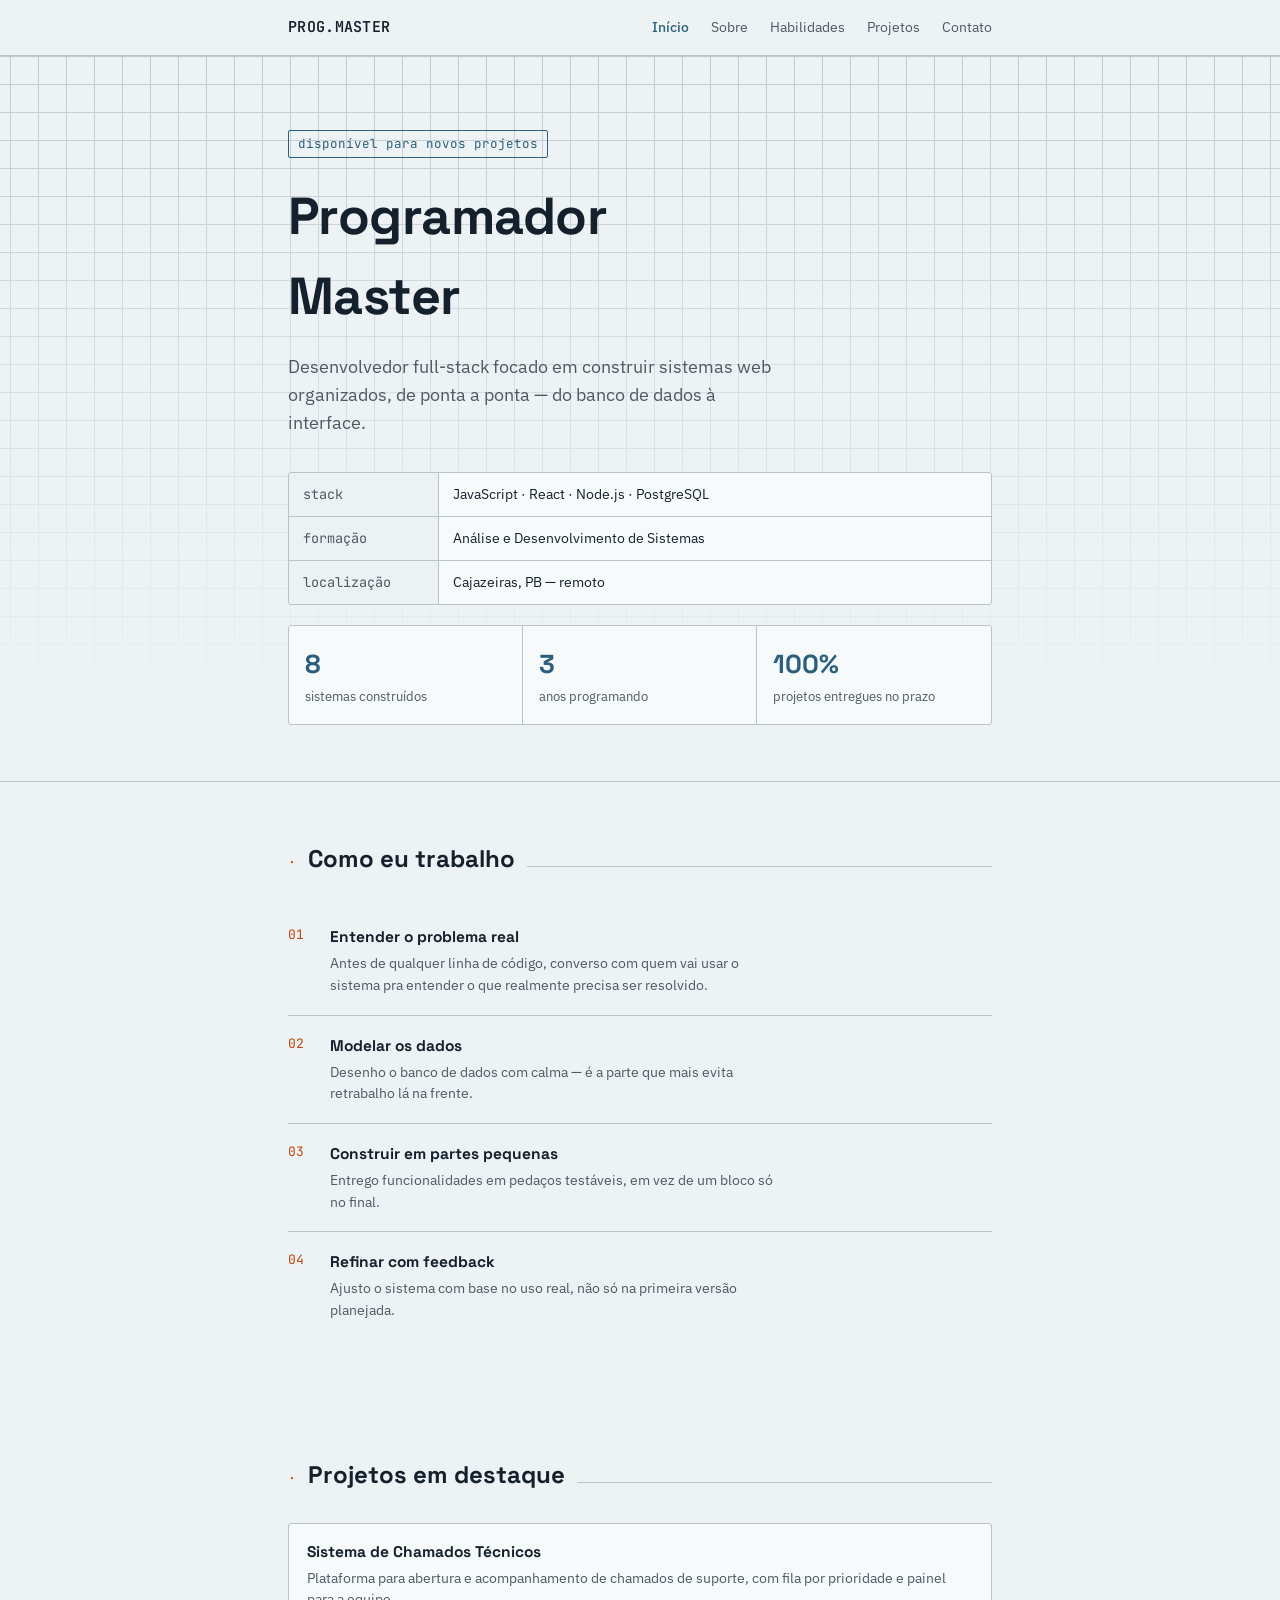
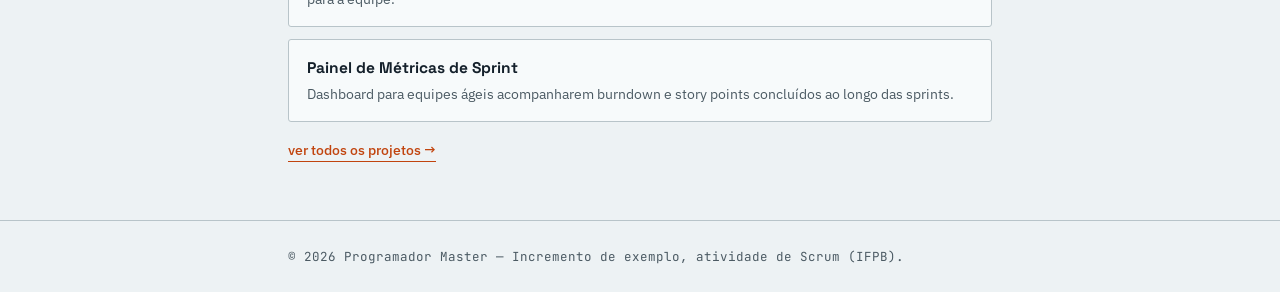
<file: index.html>
<!DOCTYPE html>
<html lang="pt-BR">
<head>
<meta charset="UTF-8">
<meta name="viewport" content="width=device-width, initial-scale=1.0">
<title>Programador Master — Desenvolvedor Full-Stack</title>
<link rel="preconnect" href="https://fonts.googleapis.com">
<link href="https://fonts.googleapis.com/css2?family=Space+Grotesk:wght@400;500;600;700&family=IBM+Plex+Sans:wght@400;500;600&family=JetBrains+Mono:wght@400;500&display=swap" rel="stylesheet">
<link rel="stylesheet" href="css/base.css">
<link rel="stylesheet" href="css/home.css">
</head>
<body>

<nav>
  <div class="wrap">
    <div class="brand mono">PROG.MASTER</div>
    <div class="navlinks">
      <a href="./index.html" class="active">Início</a>
      <a href="html/sobre.html">Sobre</a>
      <a href="html/habilidades.html">Habilidades</a>
      <a href="html/projetos.html">Projetos</a>
      <a href="html/contato.html">Contato</a>
    </div>
  </div>
</nav>

<header class="hero">
  <div class="wrap hero-inner">
    <span class="role-tag">disponível para novos projetos</span>
    <h1 class="name">Programador Master</h1>
    <p class="tagline">Desenvolvedor full-stack focado em construir sistemas web organizados, de ponta a ponta — do banco de dados à interface.</p>

    <div class="spec-sheet">
      <div class="spec-row">
        <div class="spec-key">stack</div>
        <div class="spec-val">JavaScript · React · Node.js · PostgreSQL</div>
      </div>
      <div class="spec-row">
        <div class="spec-key">formação</div>
        <div class="spec-val">Análise e Desenvolvimento de Sistemas</div>
      </div>
      <div class="spec-row">
        <div class="spec-key">localização</div>
        <div class="spec-val">Cajazeiras, PB — remoto</div>
      </div>
    </div>

    <div class="stats-bar">
      <div class="stat-item">
        <div class="stat-num">8</div>
        <div class="stat-label">sistemas construídos</div>
      </div>
      <div class="stat-item">
        <div class="stat-num">3</div>
        <div class="stat-label">anos programando</div>
      </div>
      <div class="stat-item">
        <div class="stat-num">100%</div>
        <div class="stat-label">projetos entregues no prazo</div>
      </div>
    </div>
  </div>
</header>

<section id="processo">
  <div class="wrap">
    <div class="section-head">
      <span class="section-num mono">·</span>
      <h2>Como eu trabalho</h2>
      <div class="rule"></div>
    </div>
    <div class="process">
      <div class="process-step">
        <span class="step-num mono">01</span>
        <div>
          <h3>Entender o problema real</h3>
          <p>Antes de qualquer linha de código, converso com quem vai usar o sistema pra entender o que realmente precisa ser resolvido.</p>
        </div>
      </div>
      <div class="process-step">
        <span class="step-num mono">02</span>
        <div>
          <h3>Modelar os dados</h3>
          <p>Desenho o banco de dados com calma — é a parte que mais evita retrabalho lá na frente.</p>
        </div>
      </div>
      <div class="process-step">
        <span class="step-num mono">03</span>
        <div>
          <h3>Construir em partes pequenas</h3>
          <p>Entrego funcionalidades em pedaços testáveis, em vez de um bloco só no final.</p>
        </div>
      </div>
      <div class="process-step">
        <span class="step-num mono">04</span>
        <div>
          <h3>Refinar com feedback</h3>
          <p>Ajusto o sistema com base no uso real, não só na primeira versão planejada.</p>
        </div>
      </div>
    </div>
  </div>
</section>

<section id="destaques">
  <div class="wrap">
    <div class="section-head">
      <span class="section-num mono">·</span>
      <h2>Projetos em destaque</h2>
      <div class="rule"></div>
    </div>

    <div class="mini-project">
      <h3>Sistema de Chamados Técnicos</h3>
      <p>Plataforma para abertura e acompanhamento de chamados de suporte, com fila por prioridade e painel para a equipe.</p>
    </div>
    <div class="mini-project">
      <h3>Painel de Métricas de Sprint</h3>
      <p>Dashboard para equipes ágeis acompanharem burndown e story points concluídos ao longo das sprints.</p>
    </div>

    <a class="section-footer-link" href="html/projetos.html">ver todos os projetos →</a>
  </div>
</section>

<footer>
  <div class="wrap">© 2026 Programador Master — Incremento de exemplo, atividade de Scrum (IFPB).</div>
</footer>

</body>
</html>
</file>
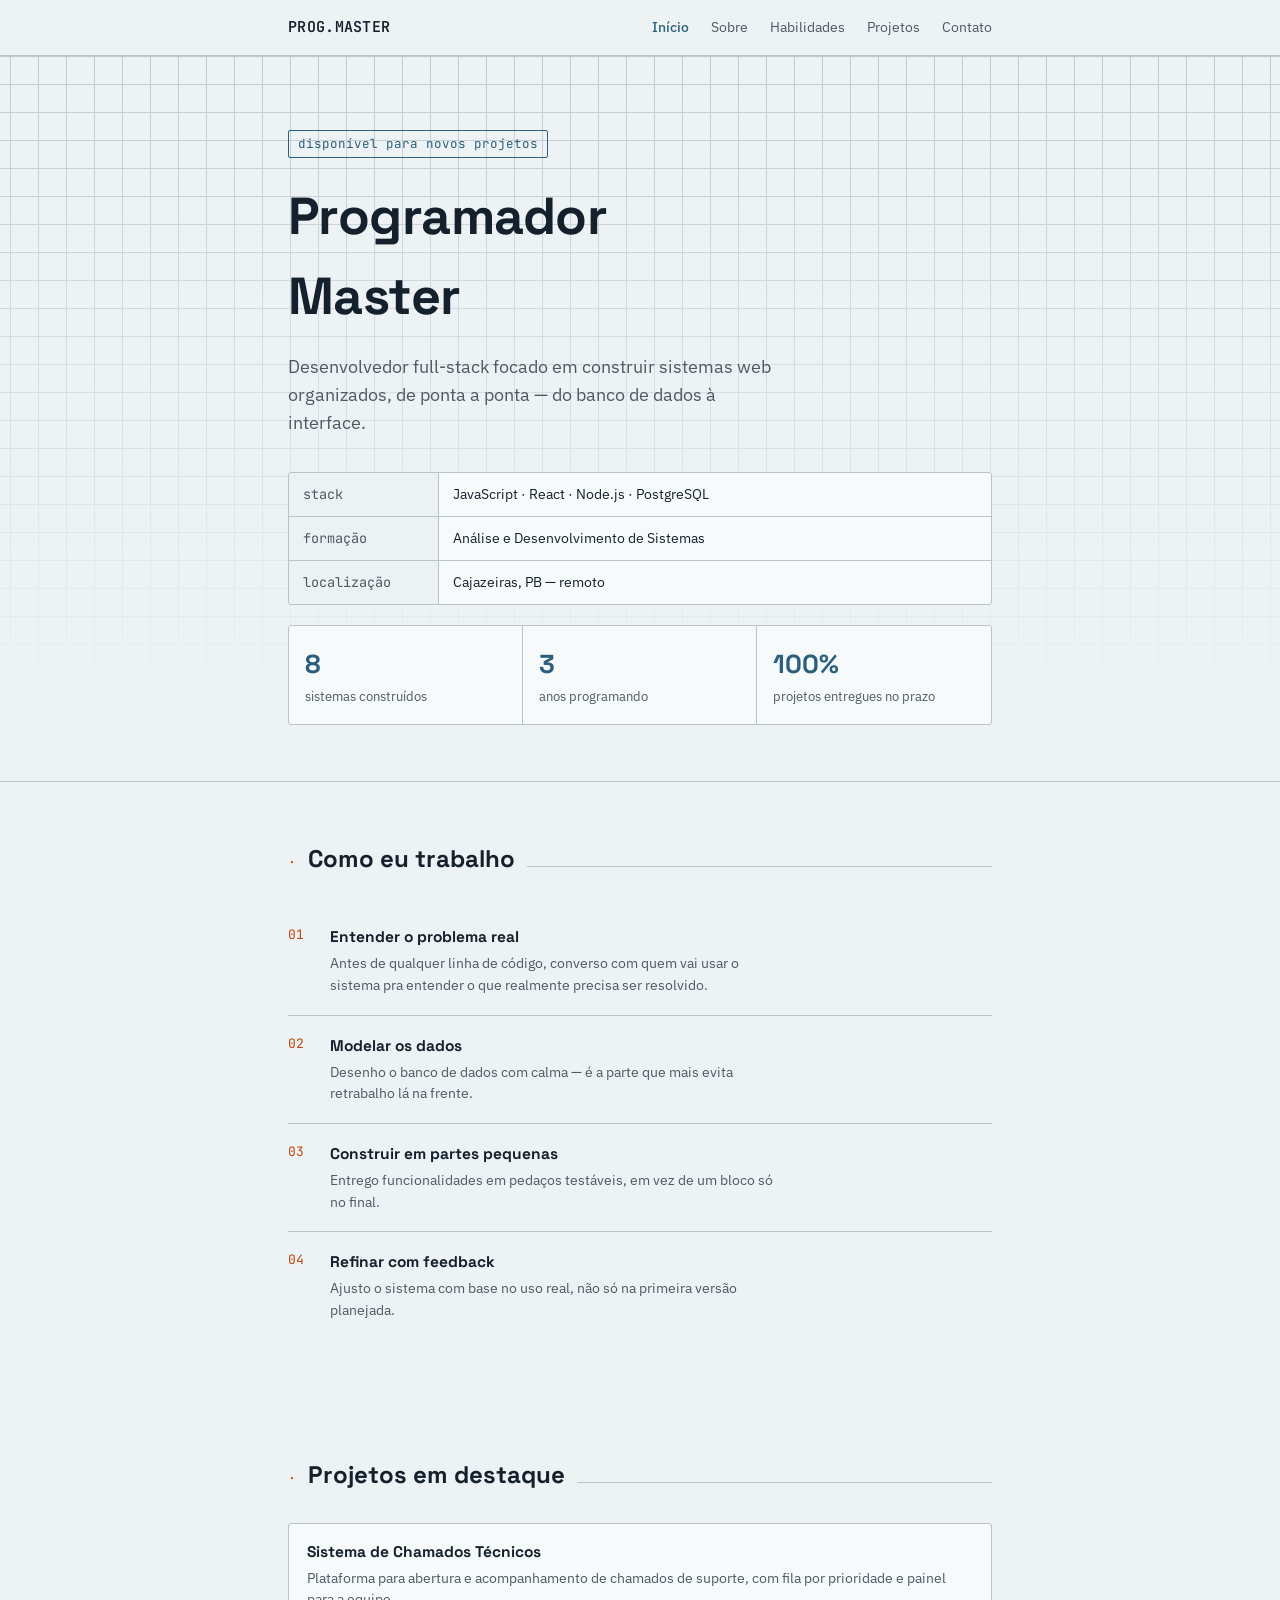
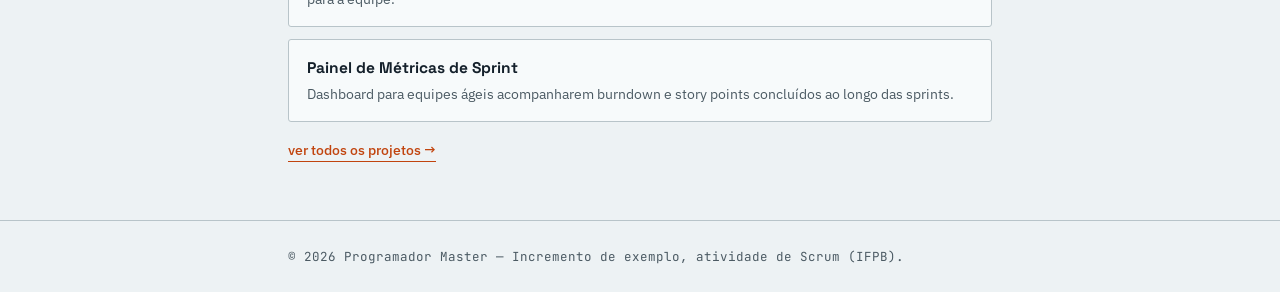
<file: html/index.html>
<!DOCTYPE html>
<html lang="pt-BR">
<head>
<meta charset="UTF-8">
<meta name="viewport" content="width=device-width, initial-scale=1.0">
<title>Programador Master — Desenvolvedor Full-Stack</title>
<link rel="preconnect" href="https://fonts.googleapis.com">
<link href="https://fonts.googleapis.com/css2?family=Space+Grotesk:wght@400;500;600;700&family=IBM+Plex+Sans:wght@400;500;600&family=JetBrains+Mono:wght@400;500&display=swap" rel="stylesheet">
<link rel="stylesheet" href="../css/base.css">
<link rel="stylesheet" href="../css/home.css">
</head>
<body>

<nav>
  <div class="wrap">
    <div class="brand mono">PROG.MASTER</div>
    <div class="navlinks">
      <a href="./index.html" class="active">Início</a>
      <a href="./sobre.html">Sobre</a>
      <a href="./habilidades.html">Habilidades</a>
      <a href="./projetos.html">Projetos</a>
      <a href="./contato.html">Contato</a>
    </div>
  </div>
</nav>

<header class="hero">
  <div class="wrap hero-inner">
    <span class="role-tag">disponível para novos projetos</span>
    <h1 class="name">Programador Master</h1>
    <p class="tagline">Desenvolvedor full-stack focado em construir sistemas web organizados, de ponta a ponta — do banco de dados à interface.</p>

    <div class="spec-sheet">
      <div class="spec-row">
        <div class="spec-key">stack</div>
        <div class="spec-val">JavaScript · React · Node.js · PostgreSQL</div>
      </div>
      <div class="spec-row">
        <div class="spec-key">formação</div>
        <div class="spec-val">Análise e Desenvolvimento de Sistemas</div>
      </div>
      <div class="spec-row">
        <div class="spec-key">localização</div>
        <div class="spec-val">Cajazeiras, PB — remoto</div>
      </div>
    </div>

    <div class="stats-bar">
      <div class="stat-item">
        <div class="stat-num">8</div>
        <div class="stat-label">sistemas construídos</div>
      </div>
      <div class="stat-item">
        <div class="stat-num">3</div>
        <div class="stat-label">anos programando</div>
      </div>
      <div class="stat-item">
        <div class="stat-num">100%</div>
        <div class="stat-label">projetos entregues no prazo</div>
      </div>
    </div>
  </div>
</header>

<section id="processo">
  <div class="wrap">
    <div class="section-head">
      <span class="section-num mono">·</span>
      <h2>Como eu trabalho</h2>
      <div class="rule"></div>
    </div>
    <div class="process">
      <div class="process-step">
        <span class="step-num mono">01</span>
        <div>
          <h3>Entender o problema real</h3>
          <p>Antes de qualquer linha de código, converso com quem vai usar o sistema pra entender o que realmente precisa ser resolvido.</p>
        </div>
      </div>
      <div class="process-step">
        <span class="step-num mono">02</span>
        <div>
          <h3>Modelar os dados</h3>
          <p>Desenho o banco de dados com calma — é a parte que mais evita retrabalho lá na frente.</p>
        </div>
      </div>
      <div class="process-step">
        <span class="step-num mono">03</span>
        <div>
          <h3>Construir em partes pequenas</h3>
          <p>Entrego funcionalidades em pedaços testáveis, em vez de um bloco só no final.</p>
        </div>
      </div>
      <div class="process-step">
        <span class="step-num mono">04</span>
        <div>
          <h3>Refinar com feedback</h3>
          <p>Ajusto o sistema com base no uso real, não só na primeira versão planejada.</p>
        </div>
      </div>
    </div>
  </div>
</section>

<section id="destaques">
  <div class="wrap">
    <div class="section-head">
      <span class="section-num mono">·</span>
      <h2>Projetos em destaque</h2>
      <div class="rule"></div>
    </div>

    <div class="mini-project">
      <h3>Sistema de Chamados Técnicos</h3>
      <p>Plataforma para abertura e acompanhamento de chamados de suporte, com fila por prioridade e painel para a equipe.</p>
    </div>
    <div class="mini-project">
      <h3>Painel de Métricas de Sprint</h3>
      <p>Dashboard para equipes ágeis acompanharem burndown e story points concluídos ao longo das sprints.</p>
    </div>

    <a class="section-footer-link" href="./projetos.html">ver todos os projetos →</a>
  </div>
</section>

<footer>
  <div class="wrap">© 2026 Programador Master — Incremento de exemplo, atividade de Scrum (IFPB).</div>
</footer>

</body>
</html>
</file>
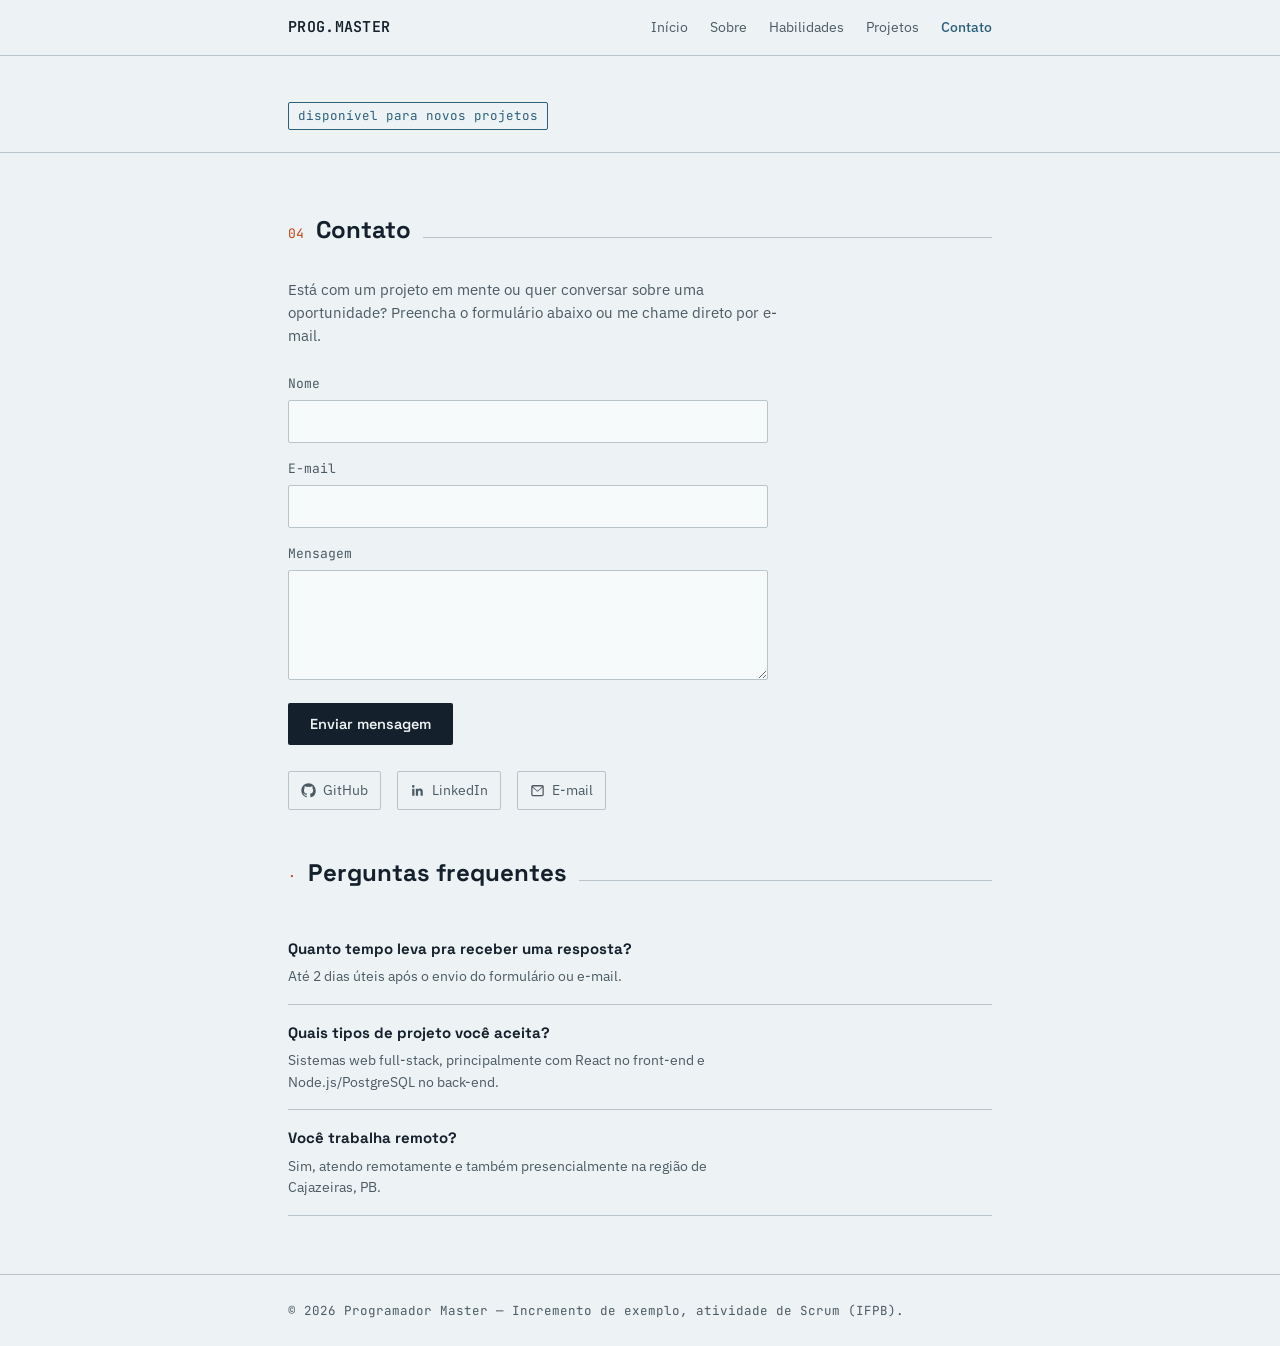
<file: html/contato.html>
<!DOCTYPE html>
<html lang="pt-BR">
<head>
<meta charset="UTF-8">
<meta name="viewport" content="width=device-width, initial-scale=1.0">
<title>Contato — Programador Master</title>
<link rel="preconnect" href="https://fonts.googleapis.com">
<link href="https://fonts.googleapis.com/css2?family=Space+Grotesk:wght@400;500;600;700&family=IBM+Plex+Sans:wght@400;500;600&family=JetBrains+Mono:wght@400;500&display=swap" rel="stylesheet">
<link rel="stylesheet" href="../css/base.css">
<link rel="stylesheet" href="../css/contato.css">
</head>
<body>

<nav>
  <div class="wrap">
    <div class="brand mono">PROG.MASTER</div>
    <div class="navlinks">
      <a href="../index.html">Início</a>
      <a href="sobre.html">Sobre</a>
      <a href="habilidades.html">Habilidades</a>
      <a href="projetos.html">Projetos</a>
      <a href="contato.html" class="active">Contato</a>
    </div>
  </div>
</nav>

<div class="page-title">
  <div class="wrap">
    <span class="role-tag">disponível para novos projetos</span>
  </div>
</div>

<section id="contato">
  <div class="wrap">
    <div class="section-head">
      <span class="section-num mono">04</span>
      <h2>Contato</h2>
      <div class="rule"></div>
    </div>
    <p style="color:var(--graphite); font-size:15px; max-width:56ch; margin-bottom:26px;">Está com um projeto em mente ou quer conversar sobre uma oportunidade? Preencha o formulário abaixo ou me chame direto por e-mail.</p>

    <form id="contact-form">
      <div class="field">
        <label for="name">Nome</label>
        <input type="text" id="name" name="name" required>
      </div>
      <div class="field">
        <label for="email">E-mail</label>
        <input type="email" id="email" name="email" required>
      </div>
      <div class="field">
        <label for="message">Mensagem</label>
        <textarea id="message" name="message" required></textarea>
      </div>
      <button type="submit">Enviar mensagem</button>
      <div id="form-msg"></div>
    </form>

    <div class="socials">
      <a href="#" target="_blank" rel="noopener">
        <svg viewBox="0 0 24 24" fill="currentColor"><path d="M12 .5C5.73.5.5 5.73.5 12c0 5.08 3.29 9.39 7.86 10.91.57.1.78-.25.78-.55v-1.94c-3.2.7-3.88-1.54-3.88-1.54-.52-1.33-1.28-1.68-1.28-1.68-1.05-.72.08-.7.08-.7 1.16.08 1.77 1.19 1.77 1.19 1.03 1.77 2.7 1.26 3.36.96.1-.75.4-1.26.73-1.55-2.55-.29-5.23-1.28-5.23-5.68 0-1.25.45-2.28 1.19-3.08-.12-.29-.52-1.46.11-3.04 0 0 .97-.31 3.18 1.18a11 11 0 0 1 5.79 0c2.2-1.49 3.17-1.18 3.17-1.18.64 1.58.24 2.75.12 3.04.74.8 1.18 1.83 1.18 3.08 0 4.41-2.69 5.38-5.25 5.67.41.36.78 1.06.78 2.14v3.17c0 .3.2.66.79.55A10.51 10.51 0 0 0 23.5 12c0-6.27-5.23-11.5-11.5-11.5z"/></svg>
        GitHub
      </a>
      <a href="#" target="_blank" rel="noopener">
        <svg viewBox="0 0 24 24" fill="currentColor"><path d="M20.45 20.45h-3.56v-5.57c0-1.33-.02-3.04-1.85-3.04-1.86 0-2.14 1.45-2.14 2.94v5.67H9.34V9h3.41v1.56h.05c.48-.9 1.63-1.85 3.36-1.85 3.6 0 4.27 2.37 4.27 5.45zM5.34 7.43a2.07 2.07 0 1 1 0-4.13 2.07 2.07 0 0 1 0 4.13zM7.12 20.45H3.56V9h3.56z"/></svg>
        LinkedIn
      </a>
      <a href="mailto:programador.master@exemplo.dev">
        <svg viewBox="0 0 24 24" fill="currentColor"><path d="M2 5.5A2.5 2.5 0 0 1 4.5 3h15A2.5 2.5 0 0 1 22 5.5v13a2.5 2.5 0 0 1-2.5 2.5h-15A2.5 2.5 0 0 1 2 18.5zm2.2.2 7.8 6.5 7.8-6.5H4.2zM20 7.3l-8 6.66L4 7.3V18.5c0 .28.22.5.5.5h15c.28 0 .5-.22.5-.5z"/></svg>
        E-mail
      </a>
    </div>

    <div class="faq">
      <div class="section-head">
        <span class="section-num mono">·</span>
        <h2>Perguntas frequentes</h2>
        <div class="rule"></div>
      </div>
      <div class="faq-item">
        <h3>Quanto tempo leva pra receber uma resposta?</h3>
        <p>Até 2 dias úteis após o envio do formulário ou e-mail.</p>
      </div>
      <div class="faq-item">
        <h3>Quais tipos de projeto você aceita?</h3>
        <p>Sistemas web full-stack, principalmente com React no front-end e Node.js/PostgreSQL no back-end.</p>
      </div>
      <div class="faq-item">
        <h3>Você trabalha remoto?</h3>
        <p>Sim, atendo remotamente e também presencialmente na região de Cajazeiras, PB.</p>
      </div>
    </div>
  </div>
</section>

<footer>
  <div class="wrap">© 2026 Programador Master — Incremento de exemplo, atividade de Scrum (IFPB).</div>
</footer>

<script src="../js/script.js"></script>

</body>
</html>
</file>
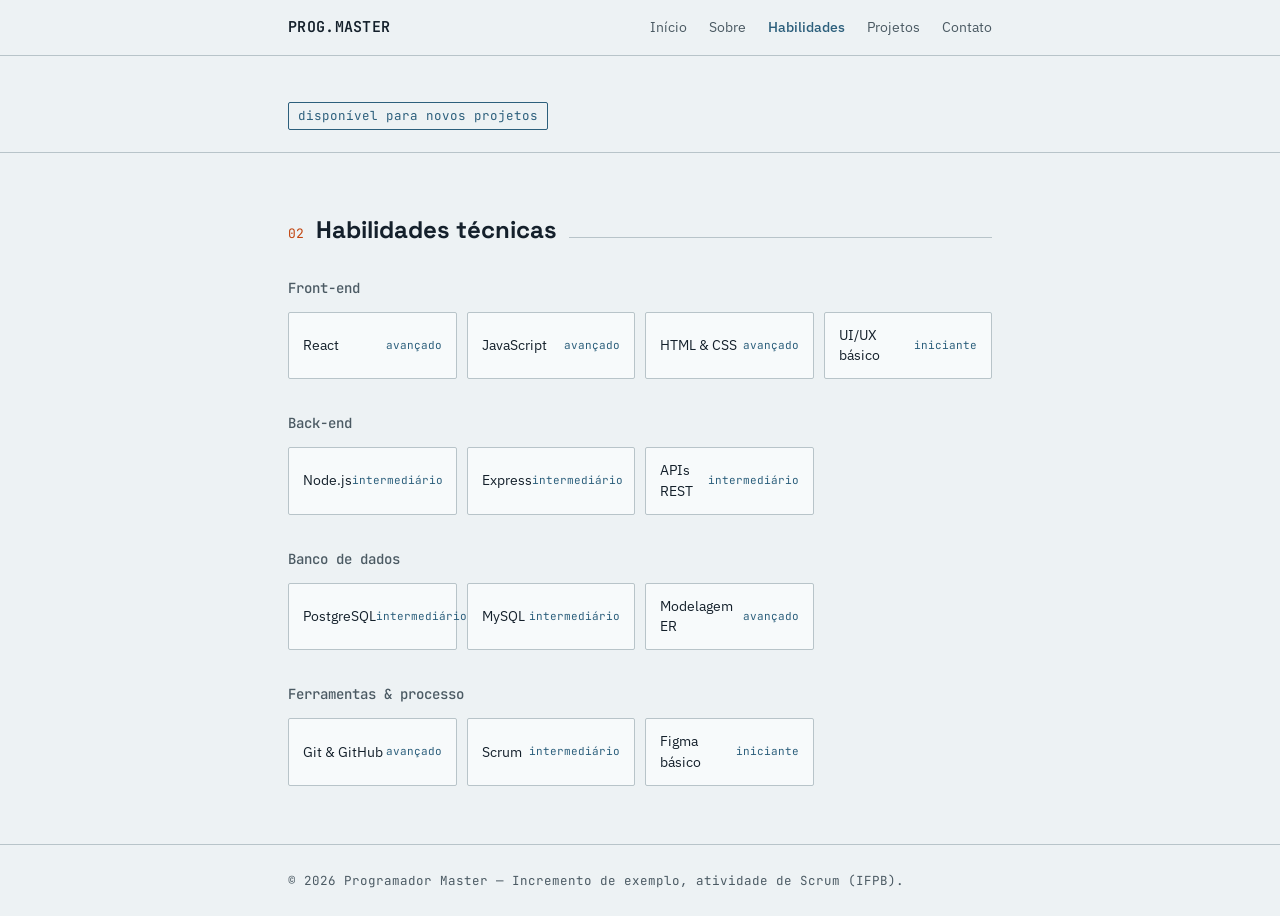
<file: html/habilidades.html>
<!DOCTYPE html>
<html lang="pt-BR">
<head>
<meta charset="UTF-8">
<meta name="viewport" content="width=device-width, initial-scale=1.0">
<title>Habilidades — Programador Master</title>
<link rel="preconnect" href="https://fonts.googleapis.com">
<link href="https://fonts.googleapis.com/css2?family=Space+Grotesk:wght@400;500;600;700&family=IBM+Plex+Sans:wght@400;500;600&family=JetBrains+Mono:wght@400;500&display=swap" rel="stylesheet">
<link rel="stylesheet" href="../css/base.css">
<link rel="stylesheet" href="../css/habilidades.css">
</head>
<body>

<nav>
  <div class="wrap">
    <div class="brand mono">PROG.MASTER</div>
    <div class="navlinks">
      <a href="../index.html">Início</a>
      <a href="sobre.html">Sobre</a>
      <a href="habilidades.html" class="active">Habilidades</a>
      <a href="projetos.html">Projetos</a>
      <a href="contato.html">Contato</a>
    </div>
  </div>
</nav>

<div class="page-title">
  <div class="wrap">
    <span class="role-tag">disponível para novos projetos</span>
  </div>
</div>

<section id="habilidades">
  <div class="wrap">
    <div class="section-head">
      <span class="section-num mono">02</span>
      <h2>Habilidades técnicas</h2>
      <div class="rule"></div>
    </div>

    <div class="skill-category">
      <h3>Front-end</h3>
      <div class="stack-grid">
        <div class="stack-item">React <span class="lvl">avançado</span></div>
        <div class="stack-item">JavaScript <span class="lvl">avançado</span></div>
        <div class="stack-item">HTML &amp; CSS <span class="lvl">avançado</span></div>
        <div class="stack-item">UI/UX básico <span class="lvl">iniciante</span></div>
      </div>
    </div>

    <div class="skill-category">
      <h3>Back-end</h3>
      <div class="stack-grid">
        <div class="stack-item">Node.js <span class="lvl">intermediário</span></div>
        <div class="stack-item">Express <span class="lvl">intermediário</span></div>
        <div class="stack-item">APIs REST <span class="lvl">intermediário</span></div>
      </div>
    </div>

    <div class="skill-category">
      <h3>Banco de dados</h3>
      <div class="stack-grid">
        <div class="stack-item">PostgreSQL <span class="lvl">intermediário</span></div>
        <div class="stack-item">MySQL <span class="lvl">intermediário</span></div>
        <div class="stack-item">Modelagem ER <span class="lvl">avançado</span></div>
      </div>
    </div>

    <div class="skill-category">
      <h3>Ferramentas &amp; processo</h3>
      <div class="stack-grid">
        <div class="stack-item">Git &amp; GitHub <span class="lvl">avançado</span></div>
        <div class="stack-item">Scrum <span class="lvl">intermediário</span></div>
        <div class="stack-item">Figma básico <span class="lvl">iniciante</span></div>
      </div>
    </div>
  </div>
</section>

<footer>
  <div class="wrap">© 2026 Programador Master — Incremento de exemplo, atividade de Scrum (IFPB).</div>
</footer>

</body>
</html>
</file>
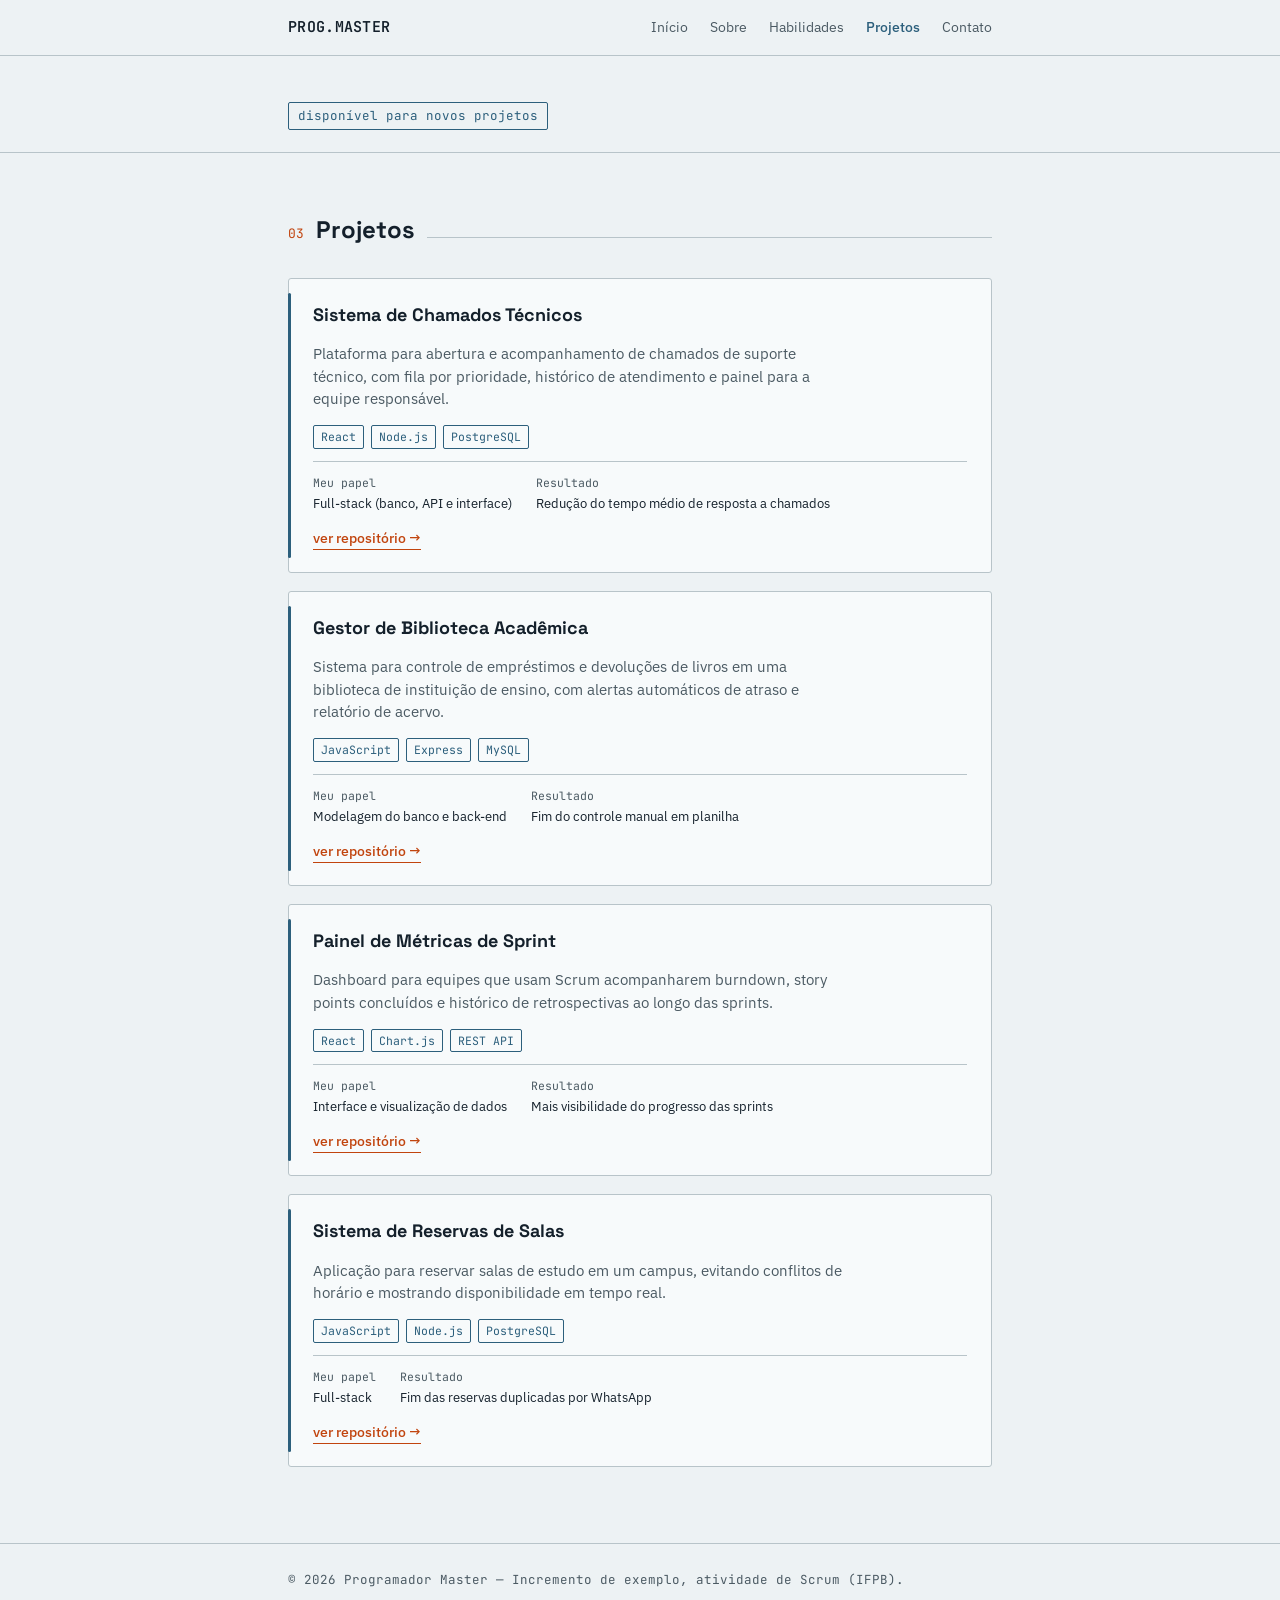
<file: html/projetos.html>
<!DOCTYPE html>
<html lang="pt-BR">
<head>
<meta charset="UTF-8">
<meta name="viewport" content="width=device-width, initial-scale=1.0">
<title>Projetos — Programador Master</title>
<link rel="preconnect" href="https://fonts.googleapis.com">
<link href="https://fonts.googleapis.com/css2?family=Space+Grotesk:wght@400;500;600;700&family=IBM+Plex+Sans:wght@400;500;600&family=JetBrains+Mono:wght@400;500&display=swap" rel="stylesheet">
<link rel="stylesheet" href="../css/base.css">
<link rel="stylesheet" href="../css/projetos.css">
</head>
<body>

<nav>
  <div class="wrap">
    <div class="brand mono">PROG.MASTER</div>
    <div class="navlinks">
      <a href="../index.html">Início</a>
      <a href="sobre.html">Sobre</a>
      <a href="habilidades.html">Habilidades</a>
      <a href="projetos.html" class="active">Projetos</a>
      <a href="contato.html">Contato</a>
    </div>
  </div>
</nav>

<div class="page-title">
  <div class="wrap">
    <span class="role-tag">disponível para novos projetos</span>
  </div>
</div>

<section id="projetos">
  <div class="wrap">
    <div class="section-head">
      <span class="section-num mono">03</span>
      <h2>Projetos</h2>
      <div class="rule"></div>
    </div>

    <div class="project">
      <h3>Sistema de Chamados Técnicos</h3>
      <p class="desc">Plataforma para abertura e acompanhamento de chamados de suporte técnico, com fila por prioridade, histórico de atendimento e painel para a equipe responsável.</p>
      <div class="tags">
        <span class="tag">React</span>
        <span class="tag">Node.js</span>
        <span class="tag">PostgreSQL</span>
      </div>
      <div class="project-meta">
        <div><span class="meta-label">Meu papel</span>Full-stack (banco, API e interface)</div>
        <div><span class="meta-label">Resultado</span>Redução do tempo médio de resposta a chamados</div>
      </div>
      <a class="project-link" href="#">ver repositório →</a>
    </div>

    <div class="project">
      <h3>Gestor de Biblioteca Acadêmica</h3>
      <p class="desc">Sistema para controle de empréstimos e devoluções de livros em uma biblioteca de instituição de ensino, com alertas automáticos de atraso e relatório de acervo.</p>
      <div class="tags">
        <span class="tag">JavaScript</span>
        <span class="tag">Express</span>
        <span class="tag">MySQL</span>
      </div>
      <div class="project-meta">
        <div><span class="meta-label">Meu papel</span>Modelagem do banco e back-end</div>
        <div><span class="meta-label">Resultado</span>Fim do controle manual em planilha</div>
      </div>
      <a class="project-link" href="#">ver repositório →</a>
    </div>

    <div class="project">
      <h3>Painel de Métricas de Sprint</h3>
      <p class="desc">Dashboard para equipes que usam Scrum acompanharem burndown, story points concluídos e histórico de retrospectivas ao longo das sprints.</p>
      <div class="tags">
        <span class="tag">React</span>
        <span class="tag">Chart.js</span>
        <span class="tag">REST API</span>
      </div>
      <div class="project-meta">
        <div><span class="meta-label">Meu papel</span>Interface e visualização de dados</div>
        <div><span class="meta-label">Resultado</span>Mais visibilidade do progresso das sprints</div>
      </div>
      <a class="project-link" href="#">ver repositório →</a>
    </div>

    <div class="project">
      <h3>Sistema de Reservas de Salas</h3>
      <p class="desc">Aplicação para reservar salas de estudo em um campus, evitando conflitos de horário e mostrando disponibilidade em tempo real.</p>
      <div class="tags">
        <span class="tag">JavaScript</span>
        <span class="tag">Node.js</span>
        <span class="tag">PostgreSQL</span>
      </div>
      <div class="project-meta">
        <div><span class="meta-label">Meu papel</span>Full-stack</div>
        <div><span class="meta-label">Resultado</span>Fim das reservas duplicadas por WhatsApp</div>
      </div>
      <a class="project-link" href="#">ver repositório →</a>
    </div>
  </div>
</section>

<footer>
  <div class="wrap">© 2026 Programador Master — Incremento de exemplo, atividade de Scrum (IFPB).</div>
</footer>

</body>
</html>
</file>
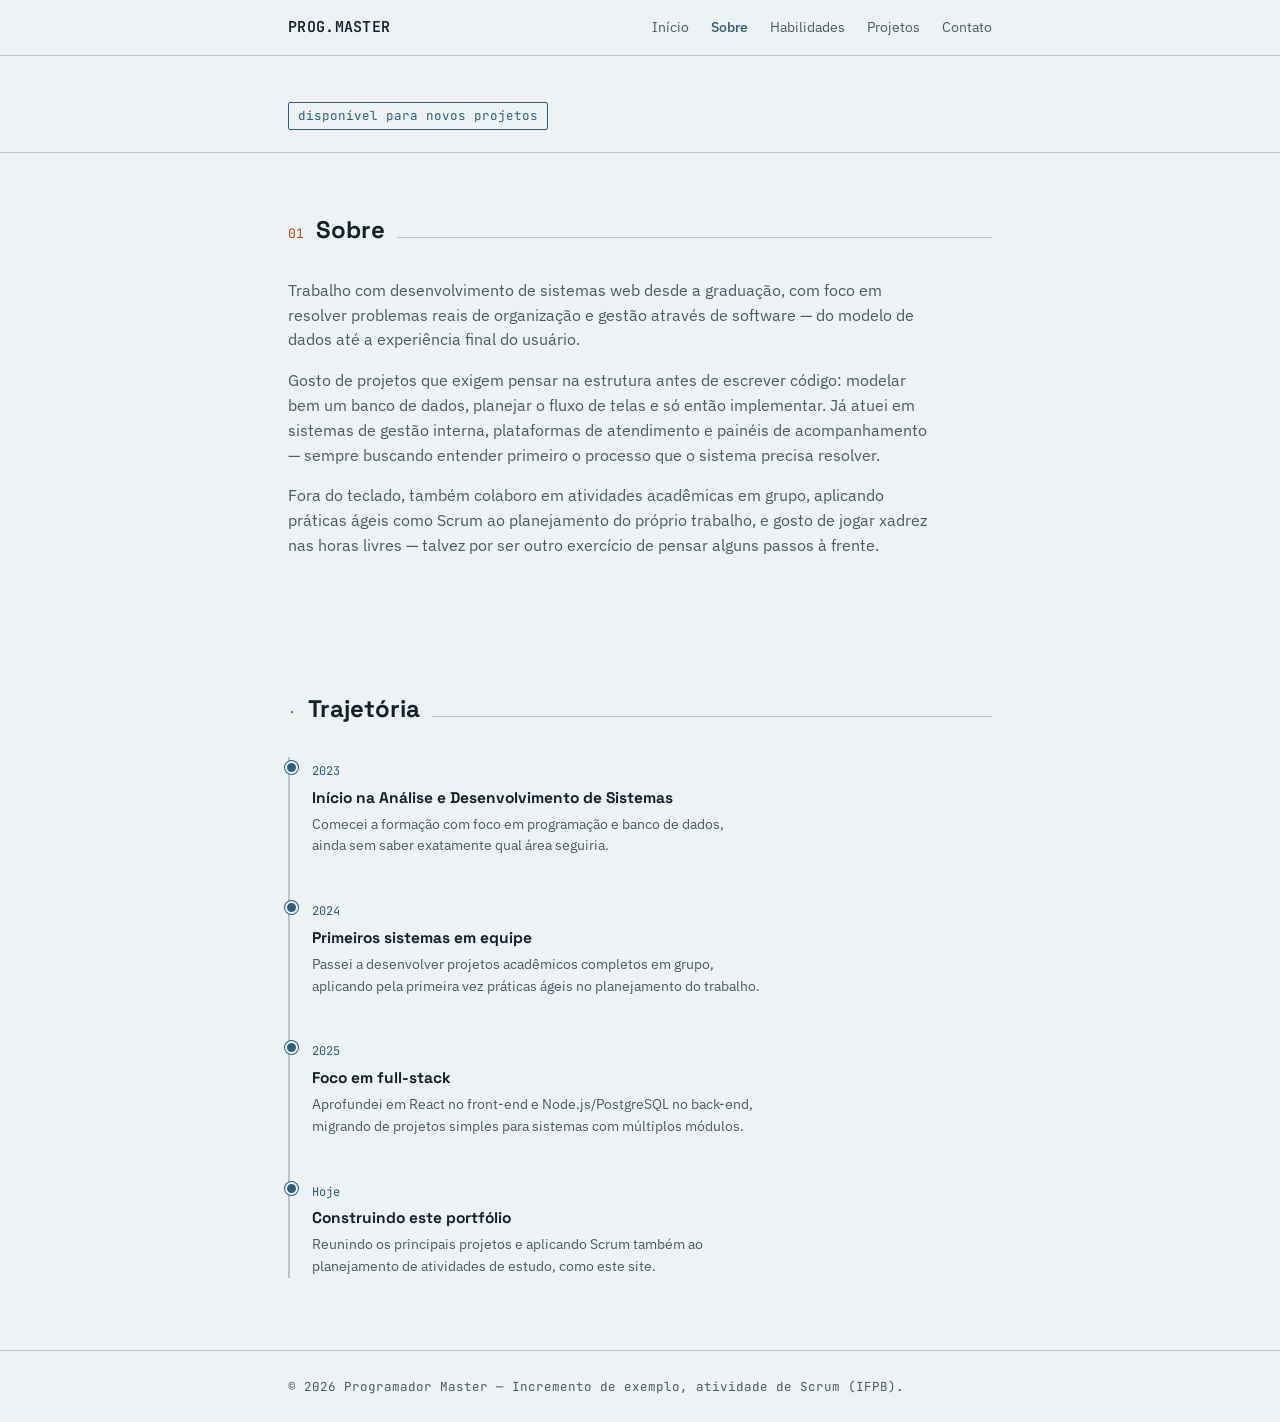
<file: html/sobre.html>
<!DOCTYPE html>
<html lang="pt-BR">
<head>
<meta charset="UTF-8">
<meta name="viewport" content="width=device-width, initial-scale=1.0">
<title>Sobre — Programador Master</title>
<link rel="preconnect" href="https://fonts.googleapis.com">
<link href="https://fonts.googleapis.com/css2?family=Space+Grotesk:wght@400;500;600;700&family=IBM+Plex+Sans:wght@400;500;600&family=JetBrains+Mono:wght@400;500&display=swap" rel="stylesheet">
<link rel="stylesheet" href="../css/base.css">
<link rel="stylesheet" href="../css/sobre.css">
</head>
<body>

<nav>
  <div class="wrap">
    <div class="brand mono">PROG.MASTER</div>
    <div class="navlinks">
      <a href="../index.html">Início</a>
      <a href="./sobre.html" class="active">Sobre</a>
      <a href="./habilidades.html">Habilidades</a>
      <a href="./projetos.html">Projetos</a>
      <a href="./contato.html">Contato</a>
    </div>
  </div>
</nav>

<div class="page-title">
  <div class="wrap">
    <span class="role-tag">disponível para novos projetos</span>
  </div>
</div>

<section id="sobre">
  <div class="wrap">
    <div class="section-head">
      <span class="section-num mono">01</span>
      <h2>Sobre</h2>
      <div class="rule"></div>
    </div>
    <p>Trabalho com desenvolvimento de sistemas web desde a graduação, com foco em resolver problemas reais de organização e gestão através de software — do modelo de dados até a experiência final do usuário.</p>
    <p>Gosto de projetos que exigem pensar na estrutura antes de escrever código: modelar bem um banco de dados, planejar o fluxo de telas e só então implementar. Já atuei em sistemas de gestão interna, plataformas de atendimento e painéis de acompanhamento — sempre buscando entender primeiro o processo que o sistema precisa resolver.</p>
    <p>Fora do teclado, também colaboro em atividades acadêmicas em grupo, aplicando práticas ágeis como Scrum ao planejamento do próprio trabalho, e gosto de jogar xadrez nas horas livres — talvez por ser outro exercício de pensar alguns passos à frente.</p>
  </div>
</section>

<section id="trajetoria">
  <div class="wrap">
    <div class="section-head">
      <span class="section-num mono">·</span>
      <h2>Trajetória</h2>
      <div class="rule"></div>
    </div>
    <div class="timeline">
      <div class="timeline-item">
        <span class="timeline-year mono">2023</span>
        <h3>Início na Análise e Desenvolvimento de Sistemas</h3>
        <p>Comecei a formação com foco em programação e banco de dados, ainda sem saber exatamente qual área seguiria.</p>
      </div>
      <div class="timeline-item">
        <span class="timeline-year mono">2024</span>
        <h3>Primeiros sistemas em equipe</h3>
        <p>Passei a desenvolver projetos acadêmicos completos em grupo, aplicando pela primeira vez práticas ágeis no planejamento do trabalho.</p>
      </div>
      <div class="timeline-item">
        <span class="timeline-year mono">2025</span>
        <h3>Foco em full-stack</h3>
        <p>Aprofundei em React no front-end e Node.js/PostgreSQL no back-end, migrando de projetos simples para sistemas com múltiplos módulos.</p>
      </div>
      <div class="timeline-item">
        <span class="timeline-year mono">Hoje</span>
        <h3>Construindo este portfólio</h3>
        <p>Reunindo os principais projetos e aplicando Scrum também ao planejamento de atividades de estudo, como este site.</p>
      </div>
    </div>
  </div>
</section>

<footer>
  <div class="wrap">© 2026 Programador Master — Incremento de exemplo, atividade de Scrum (IFPB).</div>
</footer>

</body>
</html>
</file>
<file: css/base.css>
:root{
  --ink:#14202B;
  --paper:#EDF2F4;
  --blueprint:#2C5F7C;
  --pin:#C1440E;
  --graphite:#4B5A63;
  --line:#B8C4C9;
  --paper-card:#F7FAFB;
}
*{box-sizing:border-box;}
html{scroll-behavior:smooth;}
body{
  margin:0;
  background:var(--paper);
  color:var(--ink);
  font-family:'IBM Plex Sans', sans-serif;
  line-height:1.55;
}
h1,h2,h3{
  font-family:'Space Grotesk', sans-serif;
  margin:0;
  color:var(--ink);
}
.mono{
  font-family:'JetBrains Mono', monospace;
}
a{color:inherit;}
.wrap{
  max-width:760px;
  margin:0 auto;
  padding:0 28px;
}

/* ---- Nav ---- */
nav{
  position:sticky; top:0; z-index:10;
  background:rgba(237,242,244,0.92);
  backdrop-filter:blur(6px);
  border-bottom:1px solid var(--line);
}
nav .wrap{
  display:flex; justify-content:space-between; align-items:center;
  padding-top:16px; padding-bottom:16px;
}
.brand{font-weight:600; font-size:15px; letter-spacing:0.02em;}
.navlinks{display:flex; gap:22px; font-size:14px;}
.navlinks a{text-decoration:none; color:var(--graphite); transition:color .15s;}
.navlinks a:hover{color:var(--blueprint);}
.navlinks a.active{color:var(--blueprint); font-weight:500;}

/* ---- Page title (páginas internas) ---- */
.page-title{
  padding:46px 0 8px;
  border-bottom:1px solid var(--line);
}
.page-title .role-tag{margin-bottom:14px;}
.role-tag{
  display:inline-block;
  font-family:'JetBrains Mono', monospace;
  font-size:12.5px;
  color:var(--blueprint);
  border:1px solid var(--blueprint);
  padding:3px 9px;
  border-radius:2px;
  margin-bottom:18px;
}

/* ---- Section shell (usado em todas as páginas) ---- */
section{padding:58px 0;}
.section-head{
  display:flex; align-items:baseline; gap:12px;
  margin-bottom:30px;
}
.section-num{
  font-family:'JetBrains Mono', monospace;
  font-size:13px;
  color:var(--pin);
}
.section-head h2{font-size:24px;}
.rule{
  height:1px;
  background:var(--line);
  flex:1;
}

/* ---- Footer ---- */
footer{
  border-top:1px solid var(--line);
  padding:26px 0;
  font-size:12.5px;
  color:var(--graphite);
  font-family:'JetBrains Mono', monospace;
}

@media (max-width:560px){
  .navlinks{display:none;}
}

@media (prefers-reduced-motion:reduce){
  html{scroll-behavior:auto;}
}
</file>
<file: css/home.css>
/* ---- Hero ---- */
header.hero{
  position:relative;
  padding:74px 0 56px;
  background-image:
    linear-gradient(var(--line) 1px, transparent 1px),
    linear-gradient(90deg, var(--line) 1px, transparent 1px);
  background-size:28px 28px;
  background-position:center top;
  border-bottom:1px solid var(--line);
}
header.hero::before{
  content:"";
  position:absolute; inset:0;
  background:linear-gradient(180deg, rgba(237,242,244,0.15) 0%, var(--paper) 92%);
  pointer-events:none;
}
.hero-inner{position:relative;}
h1.name{
  font-size:clamp(34px, 6vw, 52px);
  font-weight:700;
  letter-spacing:-0.01em;
  max-width:11ch;
}
.tagline{
  margin-top:16px;
  font-size:18px;
  color:var(--graphite);
  max-width:46ch;
}
.spec-sheet{
  margin-top:36px;
  border:1px solid var(--line);
  background:var(--paper-card);
  border-radius:3px;
  overflow:hidden;
}
.spec-row{
  display:flex;
  font-size:13.5px;
  border-bottom:1px solid var(--line);
}
.spec-row:last-child{border-bottom:none;}
.spec-key{
  width:150px;
  flex-shrink:0;
  padding:11px 14px;
  font-family:'JetBrains Mono', monospace;
  color:var(--graphite);
  background:rgba(44,95,124,0.05);
  border-right:1px solid var(--line);
}
.spec-val{padding:11px 14px; color:var(--ink);}

/* ---- Stats bar ---- */
.stats-bar{
  display:grid;
  grid-template-columns:repeat(3, 1fr);
  border:1px solid var(--line);
  border-radius:3px;
  overflow:hidden;
  margin-top:20px;
}
.stat-item{
  padding:18px 16px;
  border-right:1px solid var(--line);
  background:var(--paper-card);
}
.stat-item:last-child{border-right:none;}
.stat-num{
  font-family:'Space Grotesk', sans-serif;
  font-size:26px;
  font-weight:700;
  color:var(--blueprint);
}
.stat-label{
  font-size:12.5px;
  color:var(--graphite);
  margin-top:2px;
}

/* ---- Process steps ---- */
.process{
  display:flex;
  flex-direction:column;
}
.process-step{
  display:flex;
  gap:16px;
  padding:18px 0;
  border-bottom:1px solid var(--line);
}
.process-step:last-child{border-bottom:none;}
.process-step .step-num{
  font-family:'JetBrains Mono', monospace;
  font-size:13px;
  color:var(--pin);
  flex-shrink:0;
  width:26px;
}
.process-step h3{font-size:15.5px; margin-bottom:4px;}
.process-step p{font-size:14px; color:var(--graphite); max-width:56ch; margin:0;}

/* ---- Featured projects mini ---- */
.mini-project{
  border:1px solid var(--line);
  background:var(--paper-card);
  border-radius:3px;
  padding:16px 18px;
  margin-bottom:12px;
}
.mini-project h3{font-size:15.5px; margin-bottom:4px;}
.mini-project p{font-size:13.5px; color:var(--graphite); margin:0;}
.section-footer-link{
  display:inline-block; margin-top:6px;
  font-size:13.5px; font-weight:500;
  color:var(--pin); text-decoration:none;
  border-bottom:1px solid var(--pin);
}

@media (max-width:560px){
  .spec-row{flex-direction:column;}
  .spec-key{width:auto; border-right:none; border-bottom:1px solid var(--line);}
  .stats-bar{grid-template-columns:1fr;}
  .stat-item{border-right:none; border-bottom:1px solid var(--line);}
  .stat-item:last-child{border-bottom:none;}
}
</file>
<file: css/contato.css>
/* ---- Contato: formulário ---- */
form{max-width:480px;}
.field{margin-bottom:16px;}
label{
  display:block; font-size:13px; margin-bottom:6px;
  color:var(--graphite); font-family:'JetBrains Mono', monospace;
}
input, textarea{
  width:100%;
  font-family:'IBM Plex Sans', sans-serif;
  font-size:14.5px;
  padding:11px 12px;
  border:1px solid var(--line);
  border-radius:2px;
  background:var(--paper-card);
  color:var(--ink);
}
input:focus, textarea:focus{
  outline:2px solid var(--blueprint);
  outline-offset:1px;
}
textarea{resize:vertical; min-height:110px;}
button{
  font-family:'Space Grotesk', sans-serif;
  font-weight:600;
  font-size:14.5px;
  padding:12px 22px;
  background:var(--ink);
  color:var(--paper);
  border:none;
  border-radius:2px;
  cursor:pointer;
  transition:background .15s;
}
button:hover{background:var(--blueprint);}
#form-msg{
  margin-top:14px; font-size:13.5px; display:none;
  color:var(--blueprint);
}

/* ---- Contato: redes sociais ---- */
.socials{display:flex; gap:16px; margin-top:26px;}
.socials a{
  display:flex; align-items:center; gap:7px;
  font-size:13.5px; color:var(--graphite); text-decoration:none;
  border:1px solid var(--line); padding:8px 12px; border-radius:2px;
  transition:border-color .15s, color .15s;
}
.socials a:hover{border-color:var(--blueprint); color:var(--blueprint);}
.socials svg{width:15px; height:15px;}

/* ---- Contato: FAQ ---- */
.faq{margin-top:44px;}
.faq-item{
  border-bottom:1px solid var(--line);
  padding:16px 0;
}
.faq-item h3{font-size:15px; margin-bottom:6px;}
.faq-item p{font-size:14px; color:var(--graphite); margin:0; max-width:58ch;}
</file>
<file: css/habilidades.css>
/* ---- Habilidades: categorias ---- */
.skill-category{margin-bottom:34px;}
.skill-category:last-child{margin-bottom:0;}
.skill-category h3{
  font-size:14px;
  font-family:'JetBrains Mono', monospace;
  color:var(--graphite);
  margin-bottom:12px;
  font-weight:500;
}

/* ---- Habilidades: grid de itens ---- */
.stack-grid{
  display:grid;
  grid-template-columns:repeat(auto-fill, minmax(150px,1fr));
  gap:10px;
}
.stack-item{
  border:1px solid var(--line);
  background:var(--paper-card);
  padding:12px 14px;
  border-radius:2px;
  font-size:13.5px;
  display:flex; justify-content:space-between; align-items:center;
}
.stack-item .lvl{
  font-family:'JetBrains Mono', monospace;
  font-size:11px;
  color:var(--blueprint);
}
</file>
<file: css/projetos.css>
/* ---- Projetos: card ---- */
.project{
  border:1px solid var(--line);
  background:var(--paper-card);
  border-radius:3px;
  padding:22px 24px;
  margin-bottom:18px;
  position:relative;
}
.project::before{
  content:"";
  position:absolute; left:-1px; top:14px; bottom:14px; width:3px;
  background:var(--blueprint);
  border-radius:2px;
}
.project h3{font-size:18px; margin-bottom:6px;}
.project p.desc{color:var(--graphite); font-size:14.5px; max-width:60ch;}

/* ---- Projetos: tags ---- */
.tags{display:flex; flex-wrap:wrap; gap:7px; margin-top:14px;}
.tag{
  font-family:'JetBrains Mono', monospace;
  font-size:11.5px;
  color:var(--blueprint);
  border:1px solid var(--blueprint);
  padding:2px 7px;
  border-radius:2px;
}

/* ---- Projetos: meta (papel/resultado) ---- */
.project-meta{
  display:flex; gap:24px; flex-wrap:wrap;
  margin-top:12px;
  padding-top:12px;
  border-top:1px solid var(--line);
}
.project-meta div{font-size:13px;}
.project-meta .meta-label{
  font-family:'JetBrains Mono', monospace;
  color:var(--graphite);
  font-size:11.5px;
  display:block;
  margin-bottom:2px;
}

.project-link{
  display:inline-block; margin-top:14px;
  font-size:13.5px; font-weight:500;
  color:var(--pin); text-decoration:none;
  border-bottom:1px solid var(--pin);
}
</file>
<file: css/sobre.css>
/* ---- Sobre: texto ---- */
#sobre p{max-width:64ch; color:var(--graphite); font-size:16px;}
#sobre p + p{margin-top:14px;}

/* ---- Sobre: timeline ---- */
.timeline{
  margin-top:10px;
  border-left:2px solid var(--line);
  padding-left:22px;
}
.timeline-item{
  position:relative;
  padding-bottom:26px;
}
.timeline-item:last-child{padding-bottom:0;}
.timeline-item::before{
  content:"";
  position:absolute;
  left:-27px; top:4px;
  width:9px; height:9px;
  border-radius:50%;
  background:var(--blueprint);
  border:2px solid var(--paper);
  box-shadow:0 0 0 1px var(--blueprint);
}
.timeline-year{
  font-family:'JetBrains Mono', monospace;
  font-size:12px; color:var(--blueprint);
}
.timeline-item h3{font-size:15.5px; margin-top:4px;}
.timeline-item p{font-size:14px; color:var(--graphite); margin-top:4px; max-width:56ch;}
</file>
